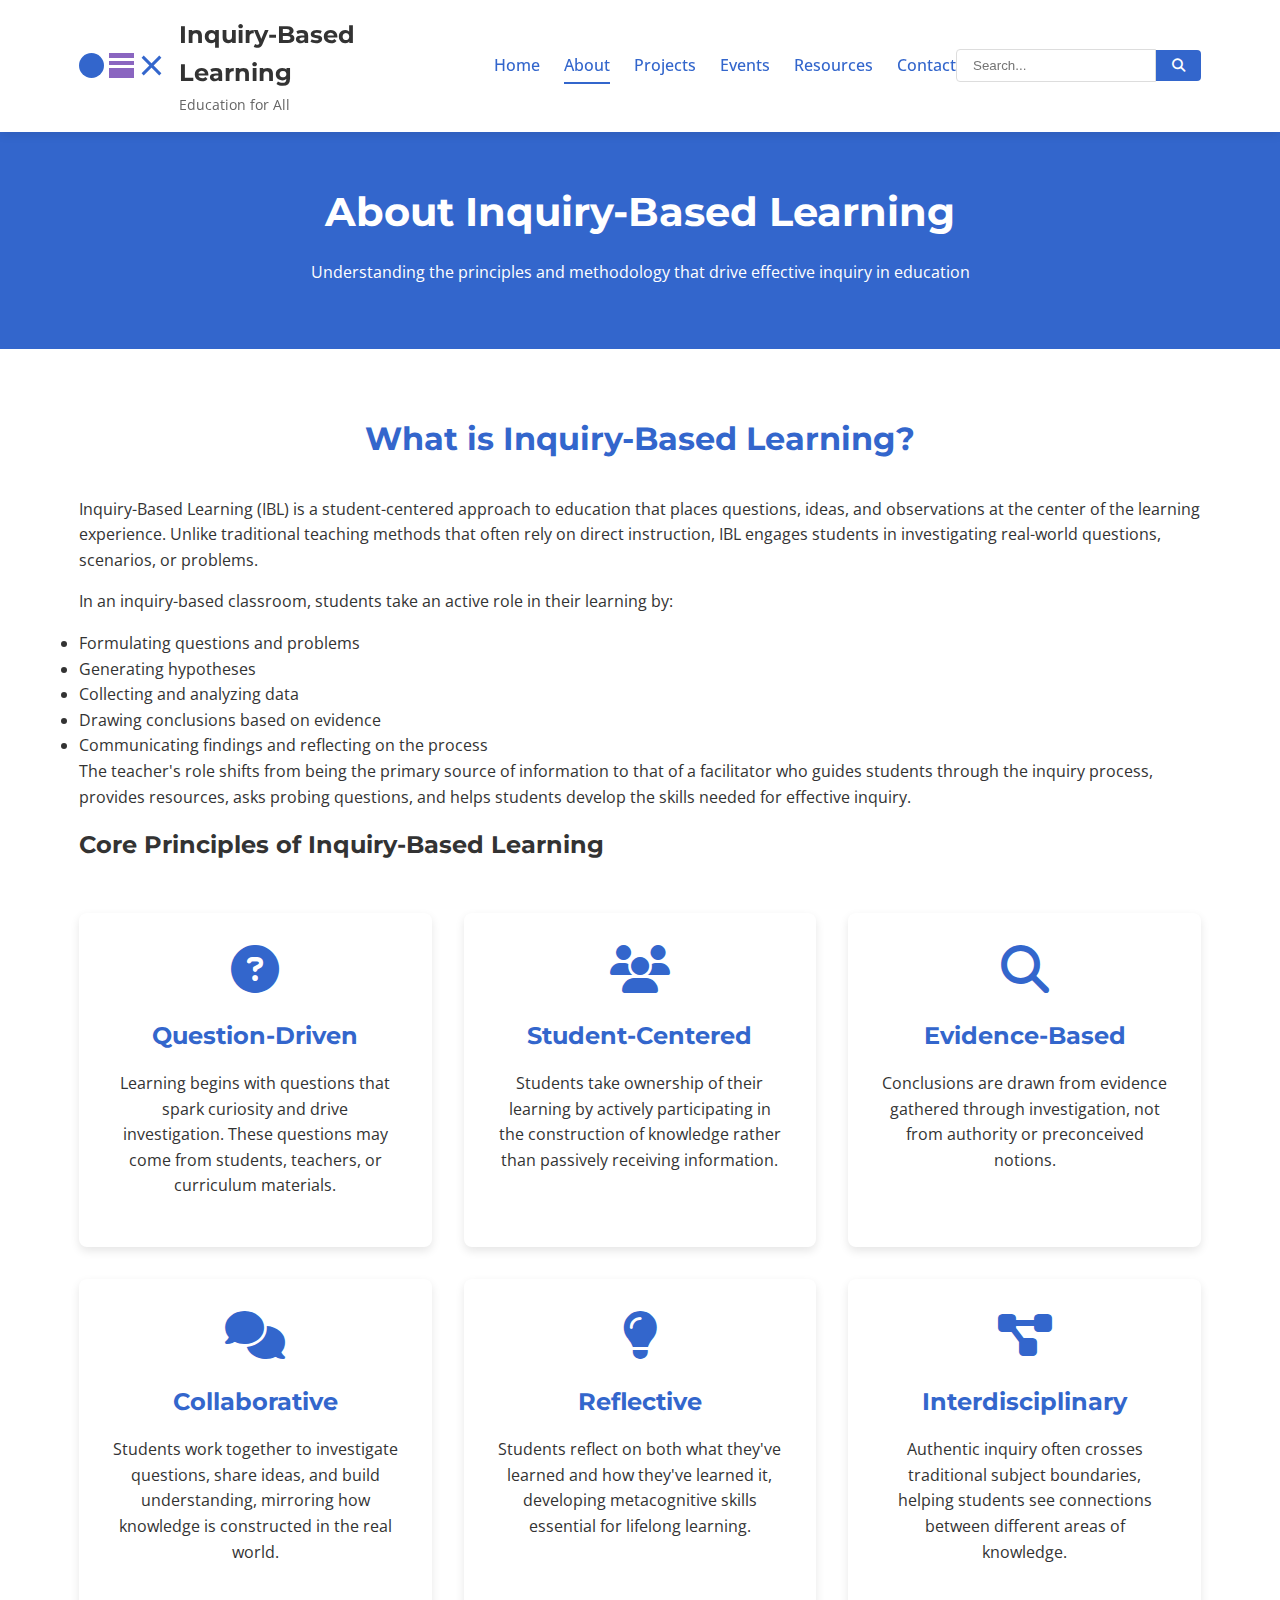
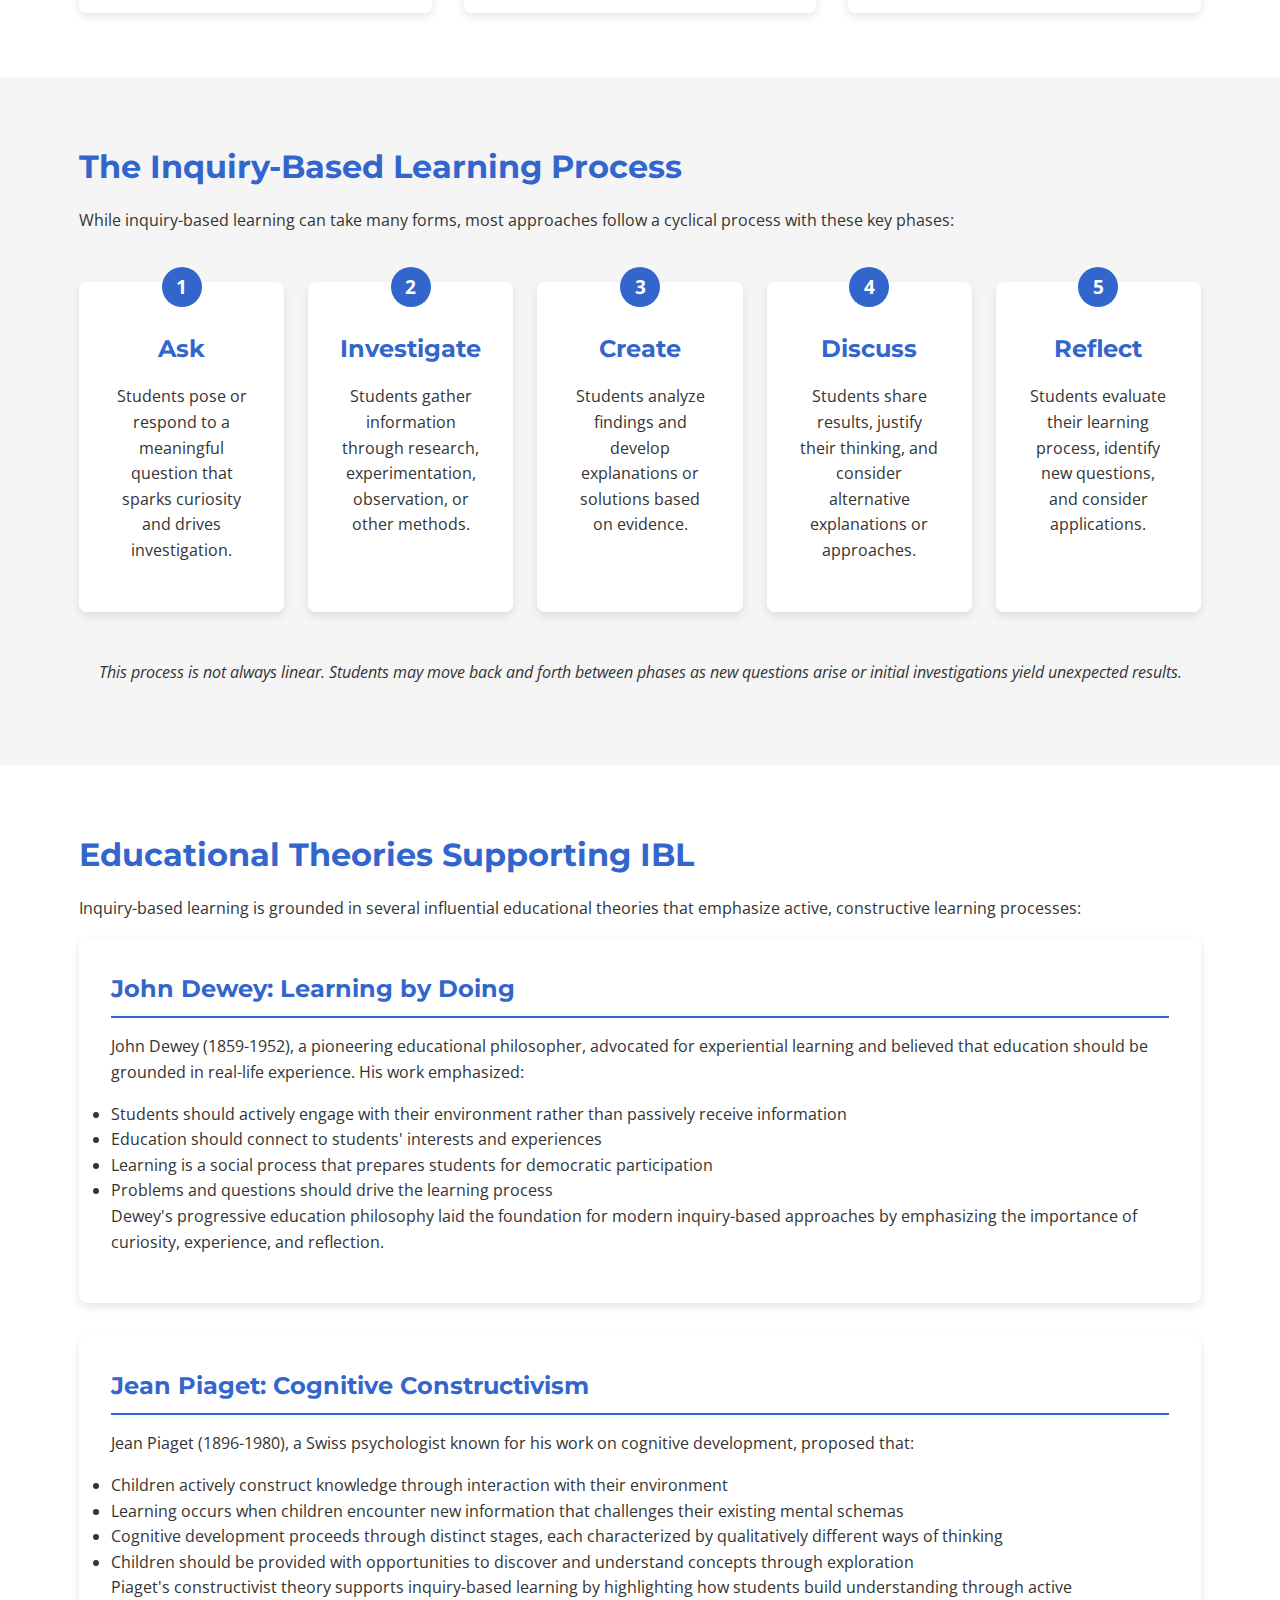
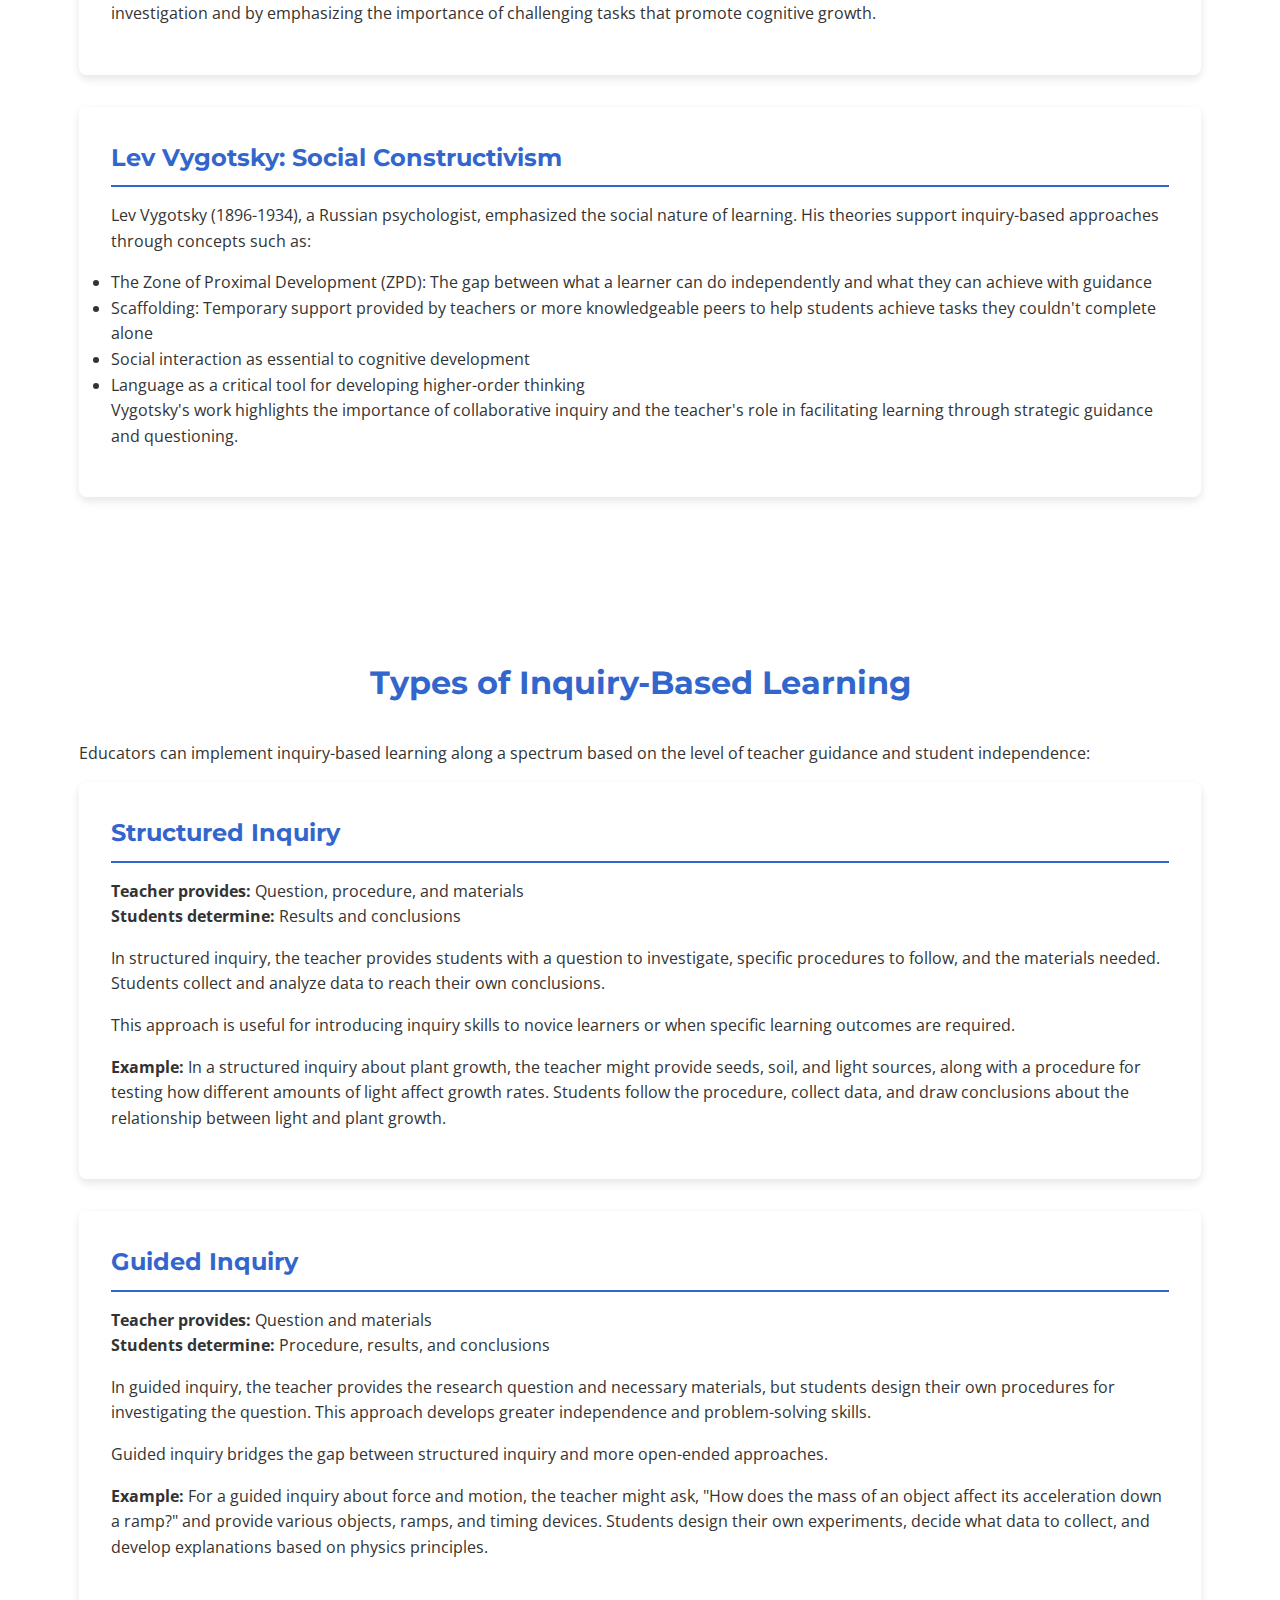
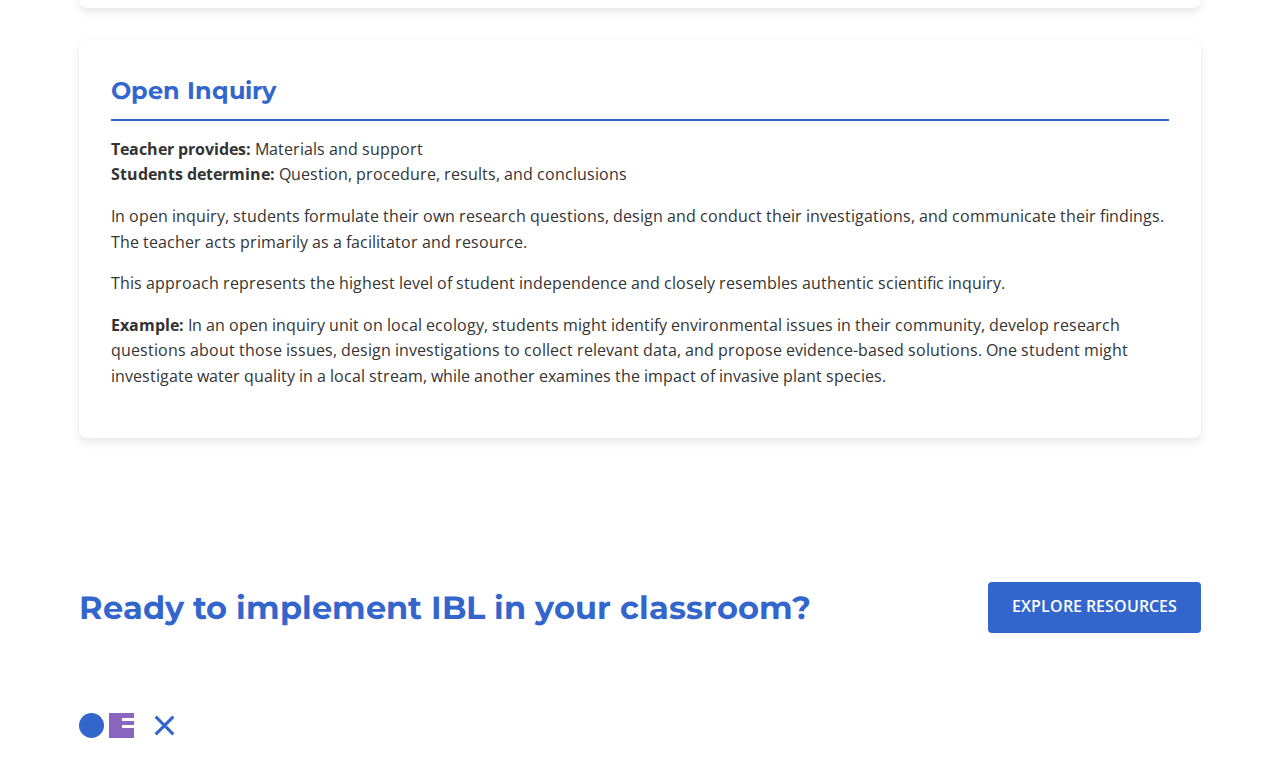
<file: about.html>
<!DOCTYPE html>
<html lang="en">
<head>
    <meta charset="UTF-8">
    <meta name="viewport" content="width=device-width, initial-scale=1.0">
    <title>About Inquiry-Based Learning | IBL Resources</title>
    <link rel="stylesheet" href="styles.css">
    <!-- Font Awesome for icons -->
    <link rel="stylesheet" href="https://cdnjs.cloudflare.com/ajax/libs/font-awesome/6.4.0/css/all.min.css">
    <!-- Google Fonts -->
    <link href="https://fonts.googleapis.com/css2?family=Montserrat:wght@400;500;600;700;800&family=Open+Sans:wght@300;400;500;600&display=swap" rel="stylesheet">
    <style>
        /* Additional styles for About page */
        .page-banner {
            background-color: var(--primary-blue);
            color: white;
            padding: 3rem 0;
            text-align: center;
        }
        
        .page-banner h1 {
            color: white;
            margin-bottom: 1rem;
        }
        
        .content-section {
            padding: 4rem 0;
        }
        
        .content-section h2 {
            margin-bottom: 2rem;
            text-align: center;
        }
        
        .content-grid {
            display: grid;
            grid-template-columns: repeat(auto-fill, minmax(300px, 1fr));
            gap: 2rem;
            margin-top: 3rem;
        }
        
        .ibl-principle {
            background-color: white;
            padding: 2rem;
            border-radius: 8px;
            box-shadow: 0 4px 10px rgba(0,0,0,0.1);
            text-align: center;
        }
        
        .ibl-principle i {
            font-size: 3rem;
            color: var(--primary-blue);
            margin-bottom: 1.5rem;
        }
        
        .ibl-principle h3 {
            margin-bottom: 1rem;
            color: var(--primary-blue);
        }
        
        .ibl-process {
            background-color: var(--background-light);
            padding: 4rem 0;
        }
        
        .process-steps {
            display: flex;
            flex-wrap: wrap;
            justify-content: center;
            gap: 1.5rem;
            margin-top: 3rem;
        }
        
        .process-step {
            flex: 1;
            min-width: 200px;
            max-width: 220px;
            background-color: white;
            padding: 2rem;
            border-radius: 8px;
            text-align: center;
            box-shadow: 0 4px 10px rgba(0,0,0,0.1);
            position: relative;
        }
        
        .step-number {
            position: absolute;
            top: -15px;
            left: 50%;
            transform: translateX(-50%);
            width: 40px;
            height: 40px;
            background-color: var(--primary-blue);
            color: white;
            font-weight: bold;
            border-radius: 50%;
            display: flex;
            align-items: center;
            justify-content: center;
            font-size: 1.2rem;
        }
        
        .process-step h3 {
            margin-top: 1rem;
            margin-bottom: 1rem;
            color: var(--primary-blue);
        }
        
        .theories-section {
            padding: 4rem 0;
        }
        
        .theory-card {
            background-color: white;
            padding: 2rem;
            border-radius: 8px;
            box-shadow: 0 4px 10px rgba(0,0,0,0.1);
            margin-bottom: 2rem;
        }
        
        .theory-card h3 {
            color: var(--primary-blue);
            margin-bottom: 1rem;
            border-bottom: 2px solid var(--primary-blue);
            padding-bottom: 0.5rem;
        }
    </style>
</head>
<body>
    <!-- Header (Same as homepage) -->
    <header>
        <div class="container">
            <div class="logo">
                <div class="logo-icon">
                    <span class="circle blue"></span>
                    <span class="bars purple"></span>
                    <span class="x-mark"></span>
                </div>
                <div class="logo-text">
                    <h1>Inquiry-Based Learning</h1>
                    <p>Education for All</p>
                </div>
            </div>
            <nav>
                <ul>
                    <li><a href="index.html">Home</a></li>
                    <li><a href="about.html" class="active">About</a></li>
                    <li><a href="projects.html">Projects</a></li>
                    <li><a href="events.html">Events</a></li>
                    <li><a href="resources.html">Resources</a></li>
                    <li><a href="contact.html">Contact</a></li>
                </ul>
            </nav>
            <div class="search-bar">
                <input type="text" placeholder="Search...">
                <button><i class="fas fa-search"></i></button>
            </div>
        </div>
    </header>

    <!-- Page Banner -->
    <section class="page-banner">
        <div class="container">
            <h1>About Inquiry-Based Learning</h1>
            <p>Understanding the principles and methodology that drive effective inquiry in education</p>
        </div>
    </section>

    <!-- Introduction -->
    <section class="content-section">
        <div class="container">
            <h2>What is Inquiry-Based Learning?</h2>
            <p>Inquiry-Based Learning (IBL) is a student-centered approach to education that places questions, ideas, and observations at the center of the learning experience. Unlike traditional teaching methods that often rely on direct instruction, IBL engages students in investigating real-world questions, scenarios, or problems.</p>
            
            <p>In an inquiry-based classroom, students take an active role in their learning by:</p>
            <ul>
                <li>Formulating questions and problems</li>
                <li>Generating hypotheses</li>
                <li>Collecting and analyzing data</li>
                <li>Drawing conclusions based on evidence</li>
                <li>Communicating findings and reflecting on the process</li>
            </ul>
            
            <p>The teacher's role shifts from being the primary source of information to that of a facilitator who guides students through the inquiry process, provides resources, asks probing questions, and helps students develop the skills needed for effective inquiry.</p>
            
            <h3>Core Principles of Inquiry-Based Learning</h3>
            <div class="content-grid">
                <div class="ibl-principle">
                    <i class="fas fa-question-circle"></i>
                    <h3>Question-Driven</h3>
                    <p>Learning begins with questions that spark curiosity and drive investigation. These questions may come from students, teachers, or curriculum materials.</p>
                </div>
                
                <div class="ibl-principle">
                    <i class="fas fa-users"></i>
                    <h3>Student-Centered</h3>
                    <p>Students take ownership of their learning by actively participating in the construction of knowledge rather than passively receiving information.</p>
                </div>
                
                <div class="ibl-principle">
                    <i class="fas fa-search"></i>
                    <h3>Evidence-Based</h3>
                    <p>Conclusions are drawn from evidence gathered through investigation, not from authority or preconceived notions.</p>
                </div>
                
                <div class="ibl-principle">
                    <i class="fas fa-comments"></i>
                    <h3>Collaborative</h3>
                    <p>Students work together to investigate questions, share ideas, and build understanding, mirroring how knowledge is constructed in the real world.</p>
                </div>
                
                <div class="ibl-principle">
                    <i class="fas fa-lightbulb"></i>
                    <h3>Reflective</h3>
                    <p>Students reflect on both what they've learned and how they've learned it, developing metacognitive skills essential for lifelong learning.</p>
                </div>
                
                <div class="ibl-principle">
                    <i class="fas fa-project-diagram"></i>
                    <h3>Interdisciplinary</h3>
                    <p>Authentic inquiry often crosses traditional subject boundaries, helping students see connections between different areas of knowledge.</p>
                </div>
            </div>
        </div>
    </section>

    <!-- The IBL Process -->
    <section class="ibl-process">
        <div class="container">
            <h2>The Inquiry-Based Learning Process</h2>
            <p>While inquiry-based learning can take many forms, most approaches follow a cyclical process with these key phases:</p>
            
            <div class="process-steps">
                <div class="process-step">
                    <div class="step-number">1</div>
                    <h3>Ask</h3>
                    <p>Students pose or respond to a meaningful question that sparks curiosity and drives investigation.</p>
                </div>
                
                <div class="process-step">
                    <div class="step-number">2</div>
                    <h3>Investigate</h3>
                    <p>Students gather information through research, experimentation, observation, or other methods.</p>
                </div>
                
                <div class="process-step">
                    <div class="step-number">3</div>
                    <h3>Create</h3>
                    <p>Students analyze findings and develop explanations or solutions based on evidence.</p>
                </div>
                
                <div class="process-step">
                    <div class="step-number">4</div>
                    <h3>Discuss</h3>
                    <p>Students share results, justify their thinking, and consider alternative explanations or approaches.</p>
                </div>
                
                <div class="process-step">
                    <div class="step-number">5</div>
                    <h3>Reflect</h3>
                    <p>Students evaluate their learning process, identify new questions, and consider applications.</p>
                </div>
            </div>
            
            <p style="text-align: center; margin-top: 3rem; font-style: italic;">This process is not always linear. Students may move back and forth between phases as new questions arise or initial investigations yield unexpected results.</p>
        </div>
    </section>

    <!-- Educational Theories -->
    <section class="theories-section">
        <div class="container">
            <h2>Educational Theories Supporting IBL</h2>
            <p>Inquiry-based learning is grounded in several influential educational theories that emphasize active, constructive learning processes:</p>
            
            <div class="theory-card">
                <h3>John Dewey: Learning by Doing</h3>
                <p>John Dewey (1859-1952), a pioneering educational philosopher, advocated for experiential learning and believed that education should be grounded in real-life experience. His work emphasized:</p>
                <ul>
                    <li>Students should actively engage with their environment rather than passively receive information</li>
                    <li>Education should connect to students' interests and experiences</li>
                    <li>Learning is a social process that prepares students for democratic participation</li>
                    <li>Problems and questions should drive the learning process</li>
                </ul>
                <p>Dewey's progressive education philosophy laid the foundation for modern inquiry-based approaches by emphasizing the importance of curiosity, experience, and reflection.</p>
            </div>
            
            <div class="theory-card">
                <h3>Jean Piaget: Cognitive Constructivism</h3>
                <p>Jean Piaget (1896-1980), a Swiss psychologist known for his work on cognitive development, proposed that:</p>
                <ul>
                    <li>Children actively construct knowledge through interaction with their environment</li>
                    <li>Learning occurs when children encounter new information that challenges their existing mental schemas</li>
                    <li>Cognitive development proceeds through distinct stages, each characterized by qualitatively different ways of thinking</li>
                    <li>Children should be provided with opportunities to discover and understand concepts through exploration</li>
                </ul>
                <p>Piaget's constructivist theory supports inquiry-based learning by highlighting how students build understanding through active investigation and by emphasizing the importance of challenging tasks that promote cognitive growth.</p>
            </div>
            
            <div class="theory-card">
                <h3>Lev Vygotsky: Social Constructivism</h3>
                <p>Lev Vygotsky (1896-1934), a Russian psychologist, emphasized the social nature of learning. His theories support inquiry-based approaches through concepts such as:</p>
                <ul>
                    <li>The Zone of Proximal Development (ZPD): The gap between what a learner can do independently and what they can achieve with guidance</li>
                    <li>Scaffolding: Temporary support provided by teachers or more knowledgeable peers to help students achieve tasks they couldn't complete alone</li>
                    <li>Social interaction as essential to cognitive development</li>
                    <li>Language as a critical tool for developing higher-order thinking</li>
                </ul>
                <p>Vygotsky's work highlights the importance of collaborative inquiry and the teacher's role in facilitating learning through strategic guidance and questioning.</p>
            </div>
        </div>
    </section>

    <!-- Types of Inquiry -->
    <section class="content-section">
        <div class="container">
            <h2>Types of Inquiry-Based Learning</h2>
            <p>Educators can implement inquiry-based learning along a spectrum based on the level of teacher guidance and student independence:</p>
            
            <div class="theory-card">
                <h3>Structured Inquiry</h3>
                <p><strong>Teacher provides:</strong> Question, procedure, and materials<br>
                <strong>Students determine:</strong> Results and conclusions</p>
                <p>In structured inquiry, the teacher provides students with a question to investigate, specific procedures to follow, and the materials needed. Students collect and analyze data to reach their own conclusions.</p>
                <p>This approach is useful for introducing inquiry skills to novice learners or when specific learning outcomes are required.</p>
                <p><strong>Example:</strong> In a structured inquiry about plant growth, the teacher might provide seeds, soil, and light sources, along with a procedure for testing how different amounts of light affect growth rates. Students follow the procedure, collect data, and draw conclusions about the relationship between light and plant growth.</p>
            </div>
            
            <div class="theory-card">
                <h3>Guided Inquiry</h3>
                <p><strong>Teacher provides:</strong> Question and materials<br>
                <strong>Students determine:</strong> Procedure, results, and conclusions</p>
                <p>In guided inquiry, the teacher provides the research question and necessary materials, but students design their own procedures for investigating the question. This approach develops greater independence and problem-solving skills.</p>
                <p>Guided inquiry bridges the gap between structured inquiry and more open-ended approaches.</p>
                <p><strong>Example:</strong> For a guided inquiry about force and motion, the teacher might ask, "How does the mass of an object affect its acceleration down a ramp?" and provide various objects, ramps, and timing devices. Students design their own experiments, decide what data to collect, and develop explanations based on physics principles.</p>
            </div>
            
            <div class="theory-card">
                <h3>Open Inquiry</h3>
                <p><strong>Teacher provides:</strong> Materials and support<br>
                <strong>Students determine:</strong> Question, procedure, results, and conclusions</p>
                <p>In open inquiry, students formulate their own research questions, design and conduct their investigations, and communicate their findings. The teacher acts primarily as a facilitator and resource.</p>
                <p>This approach represents the highest level of student independence and closely resembles authentic scientific inquiry.</p>
                <p><strong>Example:</strong> In an open inquiry unit on local ecology, students might identify environmental issues in their community, develop research questions about those issues, design investigations to collect relevant data, and propose evidence-based solutions. One student might investigate water quality in a local stream, while another examines the impact of invasive plant species.</p>
            </div>
        </div>
    </section>

    <!-- Contact/CTA Section -->
    <section class="cta-banner">
        <div class="container">
            <div class="cta-content">
                <h2>Ready to implement IBL in your classroom?</h2>
                <a href="resources.html" class="btn">EXPLORE RESOURCES</a>
            </div>
        </div>
    </section>

    <!-- Footer (Same as homepage) -->
    <footer>
        <div class="container">
            <div class="logo-icon">
                <span class="circle blue"></span>
                <span class="bars purple"></span>
                <span class="x-mark"></span>
            </div>
        </div>
    </footer>

    <script src="script.js"></script>
</body>
</html>
</file>
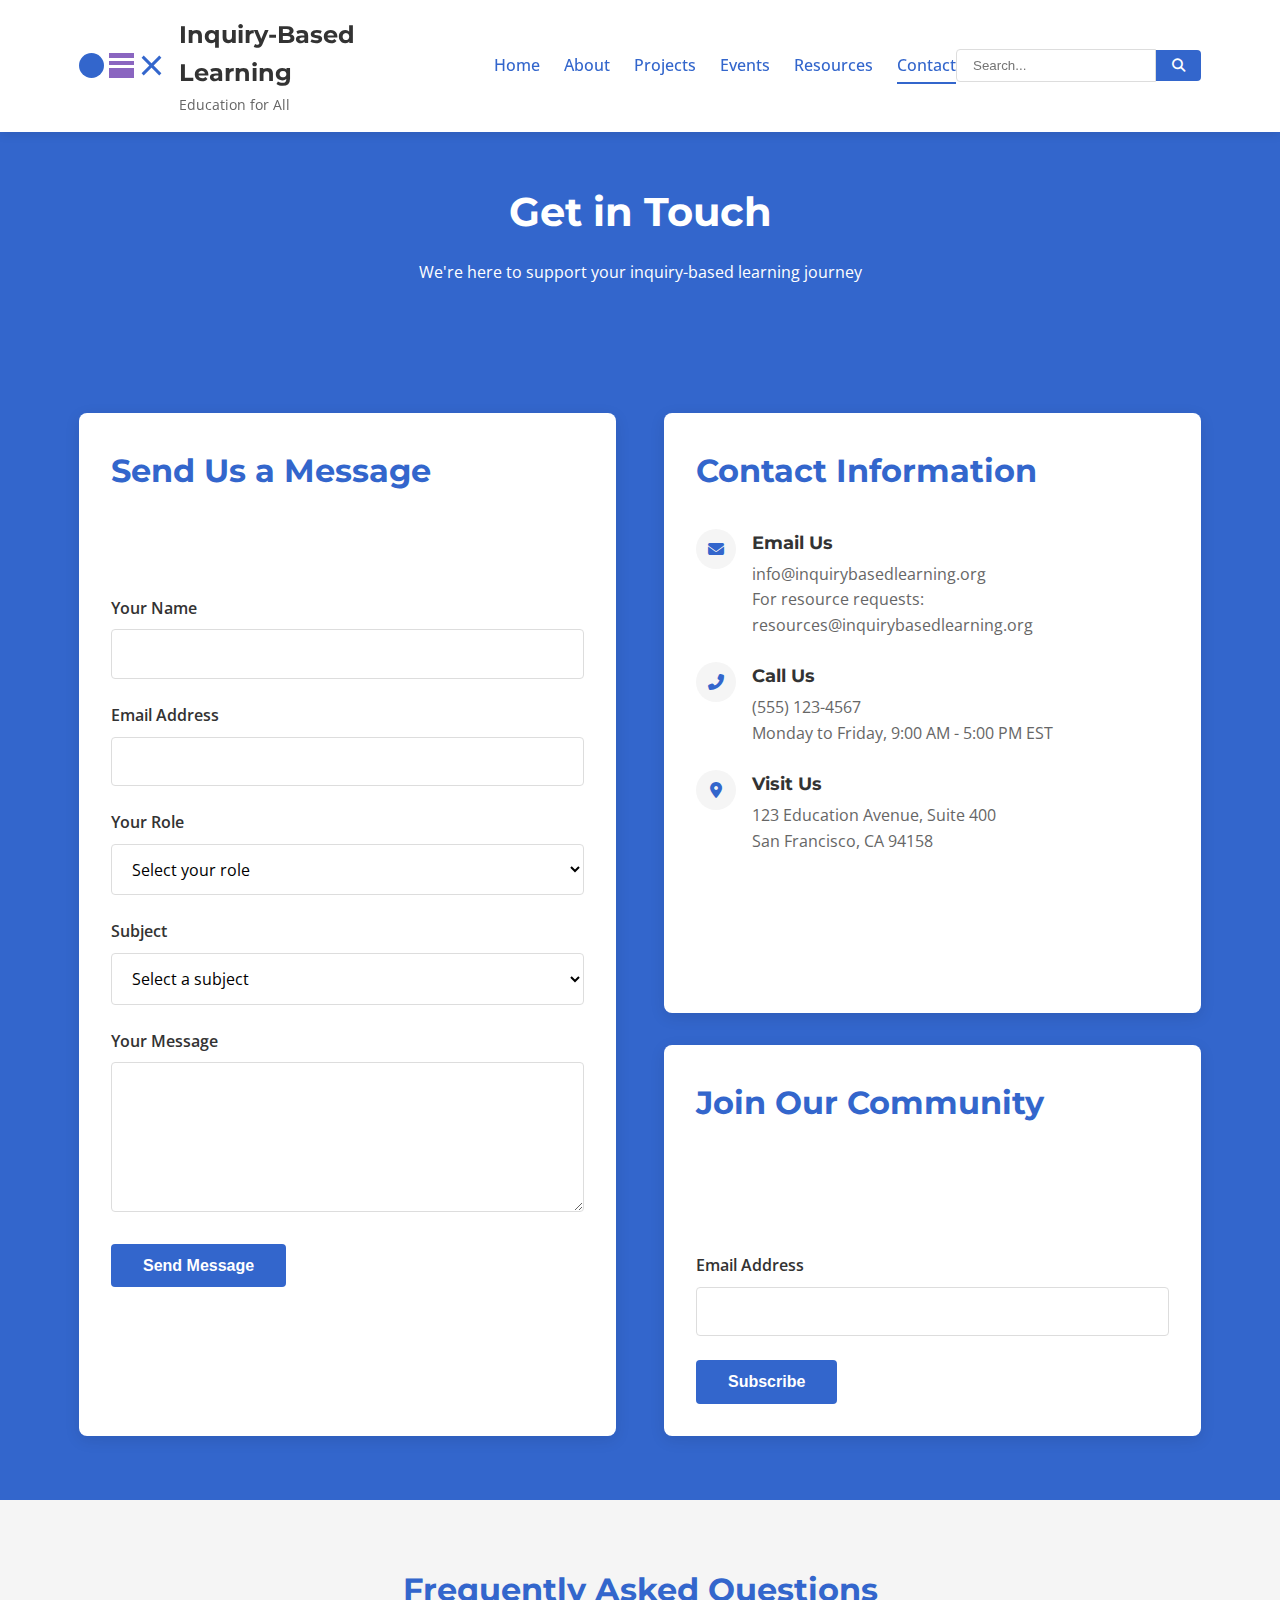
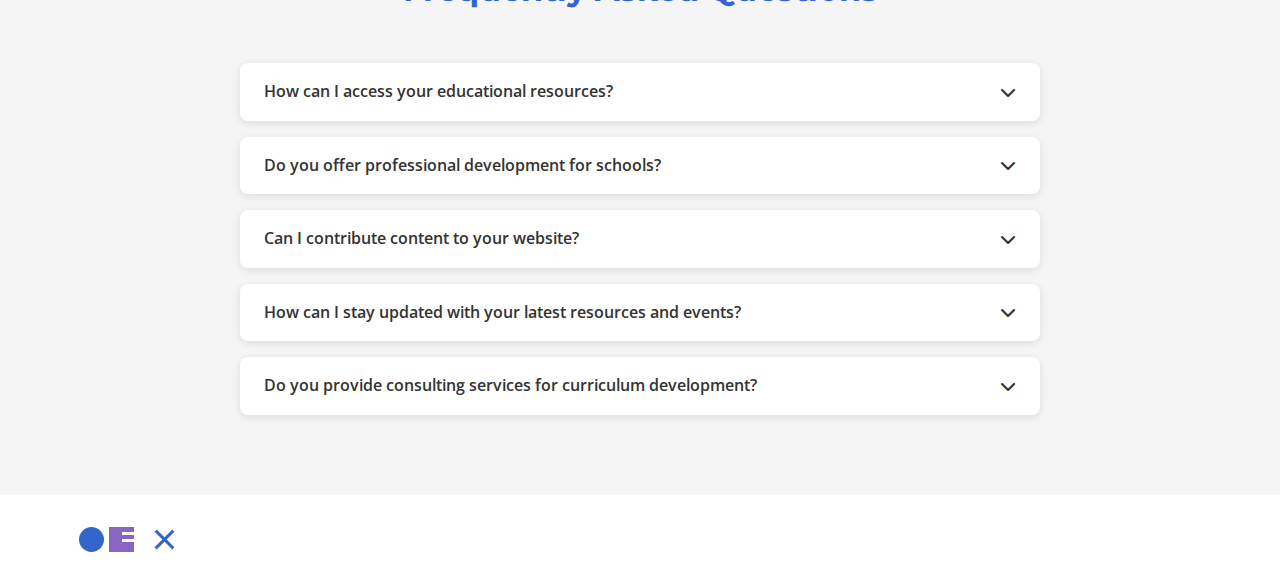
<file: contact.html>
<!DOCTYPE html>
<html lang="en">
<head>
    <meta charset="UTF-8">
    <meta name="viewport" content="width=device-width, initial-scale=1.0">
    <title>Contact Us | Inquiry-Based Learning Resources</title>
    <link rel="stylesheet" href="styles.css">
    <!-- Font Awesome for icons -->
    <link rel="stylesheet" href="https://cdnjs.cloudflare.com/ajax/libs/font-awesome/6.4.0/css/all.min.css">
    <!-- Google Fonts -->
    <link href="https://fonts.googleapis.com/css2?family=Montserrat:wght@400;500;600;700;800&family=Open+Sans:wght@300;400;500;600&display=swap" rel="stylesheet">
    <style>
        /* Additional styles for Contact page */
        .page-banner {
            background-color: var(--primary-blue);
            color: white;
            padding: 3rem 0;
            text-align: center;
        }
        
        .page-banner h1 {
            color: white;
            margin-bottom: 1rem;
        }
        
        .contact-section {
            padding: 4rem 0;
        }
        
        .contact-container {
            display: grid;
            grid-template-columns: 1fr 1fr;
            gap: 3rem;
        }
        
        @media (max-width: 992px) {
            .contact-container {
                grid-template-columns: 1fr;
            }
        }
        
        .contact-form-container {
            background-color: white;
            border-radius: 8px;
            box-shadow: 0 4px 15px rgba(0,0,0,0.1);
            padding: 2rem;
        }
        
        .contact-form-heading {
            margin-bottom: 2rem;
        }
        
        .form-group {
            margin-bottom: 1.5rem;
        }
        
        .form-group label {
            display: block;
            margin-bottom: 0.5rem;
            font-weight: 600;
            color: var(--text-dark);
        }
        
        .form-input,
        .form-textarea,
        .form-select {
            width: 100%;
            padding: 0.8rem 1rem;
            border: 1px solid #ddd;
            border-radius: 4px;
            font-family: 'Open Sans', sans-serif;
            font-size: 1rem;
        }
        
        .form-textarea {
            min-height: 150px;
            resize: vertical;
        }
        
        .form-select {
            background-color: white;
        }
        
        .form-input:focus,
        .form-textarea:focus,
        .form-select:focus {
            outline: none;
            border-color: var(--primary-blue);
            box-shadow: 0 0 0 3px rgba(51, 102, 204, 0.2);
        }
        
        .form-submit {
            background-color: var(--primary-blue);
            color: white;
            border: none;
            padding: 0.8rem 2rem;
            border-radius: 4px;
            font-weight: 600;
            cursor: pointer;
            transition: all 0.3s ease;
            font-size: 1rem;
        }
        
        .form-submit:hover {
            background-color: var(--hover-blue);
            transform: translateY(-2px);
        }
        
        .contact-info {
            display: flex;
            flex-direction: column;
            justify-content: space-between;
        }
        
        .contact-info-card {
            background-color: white;
            border-radius: 8px;
            box-shadow: 0 4px 15px rgba(0,0,0,0.1);
            padding: 2rem;
            margin-bottom: 2rem;
        }
        
        .contact-info-card:last-child {
            margin-bottom: 0;
        }
        
        .contact-info-heading {
            margin-bottom: 2rem;
            color: var(--primary-blue);
        }
        
        .contact-method {
            display: flex;
            align-items: flex-start;
            margin-bottom: 1.5rem;
        }
        
        .contact-method:last-child {
            margin-bottom: 0;
        }
        
        .contact-icon {
            width: 40px;
            height: 40px;
            background-color: var(--background-light);
            color: var(--primary-blue);
            border-radius: 50%;
            display: flex;
            justify-content: center;
            align-items: center;
            margin-right: 1rem;
            flex-shrink: 0;
        }
        
        .contact-text h3 {
            font-size: 1.1rem;
            margin-bottom: 0.3rem;
            color: var(--text-dark);
        }
        
        .contact-text p {
            color: var(--text-light);
            margin-bottom: 0;
        }
        
        .social-connections {
            margin-top: 2rem;
        }
        
        .social-heading {
            margin-bottom: 1rem;
        }
        
        .social-icons {
            display: flex;
            gap: 1rem;
        }
        
        .social-icon {
            width: 40px;
            height: 40px;
            background-color: var(--background-light);
            color: var(--primary-blue);
            border-radius: 50%;
            display: flex;
            justify-content: center;
            align-items: center;
            transition: all 0.3s ease;
        }
        
        .social-icon:hover {
            background-color: var(--primary-blue);
            color: white;
            transform: translateY(-3px);
        }
        
        .faq-section {
            background-color: var(--background-light);
            padding: 4rem 0;
        }
        
        .faq-container {
            max-width: 800px;
            margin: 0 auto;
        }
        
        .faq-item {
            background-color: white;
            border-radius: 8px;
            box-shadow: 0 2px 8px rgba(0,0,0,0.1);
            margin-bottom: 1rem;
            overflow: hidden;
        }
        
        .faq-question {
            padding: 1rem 1.5rem;
            cursor: pointer;
            display: flex;
            justify-content: space-between;
            align-items: center;
            font-weight: 600;
        }
        
        .faq-question i {
            transition: transform 0.3s ease;
        }
        
        .faq-answer {
            padding: 0 1.5rem;
            max-height: 0;
            overflow: hidden;
            transition: max-height 0.3s ease, padding 0.3s ease;
        }
        
        .faq-answer-content {
            padding-bottom: 1.5rem;
        }
        
        .faq-item.active .faq-question i {
            transform: rotate(180deg);
        }
        
        .faq-item.active .faq-answer {
            max-height: 500px;
            padding-top: 0.5rem;
        }
    </style>
</head>
<body>
    <!-- Header (Same as homepage) -->
    <header>
        <div class="container">
            <div class="logo">
                <div class="logo-icon">
                    <span class="circle blue"></span>
                    <span class="bars purple"></span>
                    <span class="x-mark"></span>
                </div>
                <div class="logo-text">
                    <h1>Inquiry-Based Learning</h1>
                    <p>Education for All</p>
                </div>
            </div>
            <nav>
                <ul>
                    <li><a href="index.html">Home</a></li>
                    <li><a href="about.html">About</a></li>
                    <li><a href="projects.html">Projects</a></li>
                    <li><a href="events.html">Events</a></li>
                    <li><a href="resources.html">Resources</a></li>
                    <li><a href="contact.html" class="active">Contact</a></li>
                </ul>
            </nav>
            <div class="search-bar">
                <input type="text" placeholder="Search...">
                <button><i class="fas fa-search"></i></button>
            </div>
        </div>
    </header>

    <!-- Page Banner -->
    <section class="page-banner">
        <div class="container">
            <h1>Get in Touch</h1>
            <p>We're here to support your inquiry-based learning journey</p>
        </div>
    </section>

    <!-- Contact Form & Info Section -->
    <section class="contact-section">
        <div class="container">
            <div class="contact-container">
                <div class="contact-form-container">
                    <div class="contact-form-heading">
                        <h2>Send Us a Message</h2>
                        <p>Have questions about inquiry-based learning or need support implementing IBL in your classroom? We're here to help.</p>
                    </div>
                    
                    <form class="contact-form">
                        <div class="form-group">
                            <label for="name">Your Name</label>
                            <input type="text" id="name" class="form-input" required>
                        </div>
                        
                        <div class="form-group">
                            <label for="email">Email Address</label>
                            <input type="email" id="email" class="form-input" required>
                        </div>
                        
                        <div class="form-group">
                            <label for="role">Your Role</label>
                            <select id="role" class="form-select">
                                <option value="" selected disabled>Select your role</option>
                                <option value="teacher">Teacher</option>
                                <option value="administrator">School Administrator</option>
                                <option value="curriculum">Curriculum Developer</option>
                                <option value="student">Student</option>
                                <option value="parent">Parent</option>
                                <option value="researcher">Researcher</option>
                                <option value="other">Other</option>
                            </select>
                        </div>
                        
                        <div class="form-group">
                            <label for="subject">Subject</label>
                            <select id="subject" class="form-select">
                                <option value="" selected disabled>Select a subject</option>
                                <option value="general-inquiry">General Inquiry</option>
                                <option value="resources">Resource Request</option>
                                <option value="workshop">Workshop or Event Information</option>
                                <option value="collaboration">Collaboration Opportunity</option>
                                <option value="feedback">Website Feedback</option>
                                <option value="other">Other</option>
                            </select>
                        </div>
                        
                        <div class="form-group">
                            <label for="message">Your Message</label>
                            <textarea id="message" class="form-textarea" required></textarea>
                        </div>
                        
                        <button type="submit" class="form-submit">Send Message</button>
                    </form>
                </div>
                
                <div class="contact-info">
                    <div class="contact-info-card">
                        <h2 class="contact-info-heading">Contact Information</h2>
                        
                        <div class="contact-method">
                            <div class="contact-icon">
                                <i class="fas fa-envelope"></i>
                            </div>
                            <div class="contact-text">
                                <h3>Email Us</h3>
                                <p>info@inquirybasedlearning.org</p>
                                <p>For resource requests: resources@inquirybasedlearning.org</p>
                            </div>
                        </div>
                        
                        <div class="contact-method">
                            <div class="contact-icon">
                                <i class="fas fa-phone-alt"></i>
                            </div>
                            <div class="contact-text">
                                <h3>Call Us</h3>
                                <p>(555) 123-4567</p>
                                <p>Monday to Friday, 9:00 AM - 5:00 PM EST</p>
                            </div>
                        </div>
                        
                        <div class="contact-method">
                            <div class="contact-icon">
                                <i class="fas fa-map-marker-alt"></i>
                            </div>
                            <div class="contact-text">
                                <h3>Visit Us</h3>
                                <p>123 Education Avenue, Suite 400<br>San Francisco, CA 94158</p>
                            </div>
                        </div>
                        
                        <div class="social-connections">
                            <h3 class="social-heading">Connect With Us</h3>
                            <div class="social-icons">
                                <a href="#" class="social-icon"><i class="fab fa-twitter"></i></a>
                                <a href="#" class="social-icon"><i class="fab fa-facebook-f"></i></a>
                                <a href="#" class="social-icon"><i class="fab fa-instagram"></i></a>
                                <a href="#" class="social-icon"><i class="fab fa-youtube"></i></a>
                                <a href="#" class="social-icon"><i class="fab fa-linkedin-in"></i></a>
                            </div>
                        </div>
                    </div>
                    
                    <div class="contact-info-card">
                        <h2 class="contact-info-heading">Join Our Community</h2>
                        <p>Subscribe to our newsletter to receive the latest resources, research, and event information related to inquiry-based learning.</p>
                        
                        <form class="newsletter-form">
                            <div class="form-group">
                                <label for="newsletter-email">Email Address</label>
                                <input type="email" id="newsletter-email" class="form-input" required>
                            </div>
                            
                            <button type="submit" class="form-submit">Subscribe</button>
                        </form>
                    </div>
                </div>
            </div>
        </div>
    </section>

    <!-- FAQ Section -->
    <section class="faq-section">
        <div class="container">
            <h2 style="text-align: center; margin-bottom: 3rem;">Frequently Asked Questions</h2>
            
            <div class="faq-container">
                <div class="faq-item">
                    <div class="faq-question">
                        <span>How can I access your educational resources?</span>
                        <i class="fas fa-chevron-down"></i>
                    </div>
                    <div class="faq-answer">
                        <div class="faq-answer-content">
                            <p>All of our educational resources are available on the Resources page of our website. Most resources are freely available for download, while some premium resources may require creating a free account. Teachers can access lesson plans, assessment tools, and other educational materials by browsing the relevant categories.</p>
                        </div>
                    </div>
                </div>
                
                <div class="faq-item">
                    <div class="faq-question">
                        <span>Do you offer professional development for schools?</span>
                        <i class="fas fa-chevron-down"></i>
                    </div>
                    <div class="faq-answer">
                        <div class="faq-answer-content">
                            <p>Yes, we offer customized professional development workshops and ongoing support for schools interested in implementing inquiry-based learning approaches. Our expert facilitators work with your team to design PD experiences that address your specific context and needs. Contact us at workshops@inquirybasedlearning.org for more information or to schedule a consultation.</p>
                        </div>
                    </div>
                </div>
                
                <div class="faq-item">
                    <div class="faq-question">
                        <span>Can I contribute content to your website?</span>
                        <i class="fas fa-chevron-down"></i>
                    </div>
                    <div class="faq-answer">
                        <div class="faq-answer-content">
                            <p>Absolutely! We welcome contributions from educators who have developed effective inquiry-based learning resources or who would like to share their implementation experiences. To submit content for consideration, please use the contact form and select "Collaboration Opportunity" as the subject. Our editorial team will review your submission and follow up with you.</p>
                        </div>
                    </div>
                </div>
                
                <div class="faq-item">
                    <div class="faq-question">
                        <span>How can I stay updated with your latest resources and events?</span>
                        <i class="fas fa-chevron-down"></i>
                    </div>
                    <div class="faq-answer">
                        <div class="faq-answer-content">
                            <p>There are several ways to stay connected:</p>
                            <ul>
                                <li>Subscribe to our monthly newsletter using the form in the contact section</li>
                                <li>Follow us on social media for regular updates and tips</li>
                                <li>Check our Events page regularly for upcoming workshops and webinars</li>
                                <li>Create an account on our website to receive notifications when new resources are added</li>
                            </ul>
                        </div>
                    </div>
                </div>
                
                <div class="faq-item">
                    <div class="faq-question">
                        <span>Do you provide consulting services for curriculum development?</span>
                        <i class="fas fa-chevron-down"></i>
                    </div>
                    <div class="faq-answer">
                        <div class="faq-answer-content">
                            <p>Yes, our team of educational consultants provides curriculum development services for schools and districts looking to integrate inquiry-based approaches into their existing curriculum. We can help align inquiry-based learning with your standards and educational goals. For more information about our consulting services, please contact us at consulting@inquirybasedlearning.org.</p>
                        </div>
                    </div>
                </div>
            </div>
        </div>
    </section>

    <!-- Footer (Same as homepage) -->
    <footer>
        <div class="container">
            <div class="logo-icon">
                <span class="circle blue"></span>
                <span class="bars purple"></span>
                <span class="x-mark"></span>
            </div>
        </div>
    </footer>

    <script src="script.js"></script>
    <script>
        document.addEventListener('DOMContentLoaded', function() {
            // Form submission handler
            const contactForm = document.querySelector('.contact-form');
            const newsletterForm = document.querySelector('.newsletter-form');
            
            if (contactForm) {
                contactForm.addEventListener('submit', function(e) {
                    e.preventDefault();
                    
                    // In a real implementation, you would send the form data to a server
                    // For demo purposes, we'll just show a success message
                    
                    const formContent = this.innerHTML;
                    this.innerHTML = `
                        <div style="text-align: center; padding: 2rem 0;">
                            <i class="fas fa-check-circle" style="font-size: 3rem; color: green; margin-bottom: 1rem;"></i>
                            <h3>Message Sent Successfully!</h3>
                            <p>Thank you for contacting us. We'll respond to your inquiry as soon as possible.</p>
                        </div>
                    `;
                    
                    // Reset form after 5 seconds (for demo purposes)
                    setTimeout(() => {
                        this.innerHTML = formContent;
                    }, 5000);
                });
            }
            
            if (newsletterForm) {
                newsletterForm.addEventListener('submit', function(e) {
                    e.preventDefault();
                    
                    const formContent = this.innerHTML;
                    this.innerHTML = `
                        <div style="text-align: center; padding: 1rem 0;">
                            <i class="fas fa-check-circle" style="font-size: 2rem; color: green; margin-bottom: 0.5rem;"></i>
                            <h3>Subscription Successful!</h3>
                            <p>You've been added to our newsletter list.</p>
                        </div>
                    `;
                    
                    // Reset form after 5 seconds (for demo purposes)
                    setTimeout(() => {
                        this.innerHTML = formContent;
                    }, 5000);
                });
            }
            
            // FAQ accordion functionality
            const faqItems = document.querySelectorAll('.faq-item');
            
            faqItems.forEach(item => {
                const question = item.querySelector('.faq-question');
                
                question.addEventListener('click', () => {
                    // Close all other items
                    faqItems.forEach(otherItem => {
                        if (otherItem !== item && otherItem.classList.contains('active')) {
                            otherItem.classList.remove('active');
                        }
                    });
                    
                    // Toggle current item
                    item.classList.toggle('active');
                });
            });
        });
    </script>
</body>
</html>
</file>
<file: styles.css>
/* 
  Main CSS for Inquiry-Based Learning Website
  Based on provided template screenshots
  UPDATED: Fixed image paths
*/

/* ----- Base Styles ----- */
* {
    margin: 0;
    padding: 0;
    box-sizing: border-box;
}

:root {
    --primary-blue: #3366CC;
    --hover-blue: #2855A8;
    --accent-purple: #8A65C0;
    --light-purple: #B8A9C9;
    --text-dark: #333333;
    --text-light: #666666;
    --background-light: #F5F5F5;
    --white: #FFFFFF;
}

body {
    font-family: 'Open Sans', sans-serif;
    color: var(--text-dark);
    line-height: 1.6;
    background-color: var(--white);
}

h1, h2, h3, h4, h5, h6 {
    font-family: 'Montserrat', sans-serif;
    font-weight: 700;
    margin-bottom: 1rem;
}

h1 {
    font-size: 2.5rem;
}

h2 {
    font-size: 2rem;
    color: var(--primary-blue);
}

h3 {
    font-size: 1.5rem;
}

p {
    margin-bottom: 1rem;
}

a {
    text-decoration: none;
    color: var(--primary-blue);
    transition: all 0.3s ease;
}

a:hover {
    color: var(--hover-blue);
}

.container {
    width: 90%;
    max-width: 1200px;
    margin: 0 auto;
    padding: 0 15px;
}

.btn {
    display: inline-block;
    padding: 0.8rem 1.5rem;
    background-color: var(--primary-blue);
    color: var(--white);
    text-transform: uppercase;
    font-weight: 600;
    border-radius: 4px;
    transition: all 0.3s ease;
}

.btn:hover {
    background-color: var(--hover-blue);
    color: var(--white);
    transform: translateY(-2px);
}

.text-link {
    font-weight: 600;
    display: inline-block;
    margin-top: 1rem;
}

.text-link:after {
    content: " >";
}

.purple-text {
    color: var(--accent-purple);
}

.purple-text:hover {
    color: var(--light-purple);
}

section {
    padding: 4rem 0;
}

/* ----- Header ----- */
header {
    background-color: var(--white);
    box-shadow: 0 2px 10px rgba(0, 0, 0, 0.1);
    padding: 1rem 0;
    position: sticky;
    top: 0;
    z-index: 100;
}

header .container {
    display: flex;
    justify-content: space-between;
    align-items: center;
}

.logo {
    display: flex;
    align-items: center;
}

.logo-icon {
    display: flex;
    align-items: center;
    margin-right: 15px;
}

.circle {
    width: 25px;
    height: 25px;
    border-radius: 50%;
    background-color: var(--primary-blue);
    margin-right: 5px;
}

.bars {
    width: 25px;
    height: 25px;
    background-color: var(--accent-purple);
    position: relative;
    margin-right: 5px;
}

.bars:before {
    content: "";
    position: absolute;
    width: 100%;
    height: 3px;
    background-color: var(--white);
    top: 5px;
}

.bars:after {
    content: "";
    position: absolute;
    width: 100%;
    height: 3px;
    background-color: var(--white);
    top: 12px;
}

.x-mark {
    position: relative;
    width: 25px;
    height: 25px;
}

.x-mark:before, .x-mark:after {
    content: "";
    position: absolute;
    width: 100%;
    height: 3px;
    background-color: var(--primary-blue);
    top: 11px;
}

.x-mark:before {
    transform: rotate(45deg);
}

.x-mark:after {
    transform: rotate(-45deg);
}

.logo-text h1 {
    font-size: 1.5rem;
    margin-bottom: 0;
}

.logo-text p {
    font-size: 0.9rem;
    color: var(--text-light);
    margin-bottom: 0;
}

nav ul {
    display: flex;
    list-style: none;
}

nav ul li {
    margin-left: 1.5rem;
}

nav ul li a {
    font-weight: 500;
    position: relative;
    padding: 0.5rem 0;
}

nav ul li a:after {
    content: '';
    position: absolute;
    width: 0;
    height: 2px;
    background-color: var(--primary-blue);
    bottom: 0;
    left: 0;
    transition: width 0.3s ease;
}

nav ul li a:hover:after,
nav ul li a.active:after {
    width: 100%;
}

.search-bar {
    display: flex;
    align-items: center;
}

.search-bar input {
    padding: 0.5rem 1rem;
    border: 1px solid #ddd;
    border-radius: 4px 0 0 4px;
    width: 200px;
}

.search-bar button {
    background-color: var(--primary-blue);
    color: var(--white);
    border: none;
    padding: 0.5rem 1rem;
    border-radius: 0 4px 4px 0;
    cursor: pointer;
}

/* ----- Hero Section ----- */
.hero {
    background-image: linear-gradient(rgba(0, 0, 0, 0.5), rgba(0, 0, 0, 0.5)), url('images/hero-bg.jpg');
    background-size: cover;
    background-position: center;
    color: var(--white);
    text-align: center;
    padding: 8rem 0;
    position: relative;
    background-color: var(--primary-blue); /* Fallback color if image isn't available */
}

.hero-content {
    max-width: 900px;
    margin: 0 auto;
}

.hero-content h1 {
    font-size: 2.8rem;
    line-height: 1.2;
    margin-bottom: 0.5rem;
}

.hero-highlight {
    font-size: 3.5rem;
    margin-top: 0;
}

/* ----- CTA Banner ----- */
.cta-banner {
    background-color: var(--white);
    padding: 3rem 0;
}

.cta-content {
    display: flex;
    justify-content: space-between;
    align-items: center;
}

.cta-content h2 {
    font-size: 2rem;
    margin-bottom: 0;
    color: var(--primary-blue);
}

/* ----- Two Column Sections ----- */
.two-column {
    display: flex;
    gap: 2rem;
}

.column {
    flex: 1;
    position: relative;
    min-height: 400px;
}

.image-background {
    position: absolute;
    top: 0;
    left: 0;
    right: 0;
    bottom: 0;
    background-size: cover;
    background-position: center;
}

.approach-column .image-background {
    background-image: url('images/approach-bg.jpg');
    background-color: #f0f0f0; /* Fallback color */
}

.vision-column .image-background {
    background-image: url('images/vision-bg.jpg');
    background-color: #f0f0f0; /* Fallback color */
}

.updates-column .image-background {
    background-image: url('images/updates-bg.jpg');
    background-color: #f0f0f0; /* Fallback color */
}

.involved-column .image-background {
    background-image: url('images/involved-bg.jpg');
    background-color: #f0f0f0; /* Fallback color */
}

.content-box {
    position: absolute;
    bottom: 0;
    left: 0;
    width: 70%;
    background-color: var(--white);
    padding: 2rem;
    box-shadow: 0 4px 12px rgba(0, 0, 0, 0.1);
}

.approach-vision {
    padding-top: 6rem;
    padding-bottom: 6rem;
}

.updates-involved {
    padding-top: 6rem;
    padding-bottom: 6rem;
}

/* ----- Events Section ----- */
.events-section {
    background-color: var(--background-light);
    text-align: center;
}

.events-section h2 {
    margin-bottom: 3rem;
}

.events-list {
    max-width: 800px;
    margin: 0 auto;
}

.event-item {
    display: flex;
    justify-content: space-between;
    align-items: center;
    padding: 1.5rem 0;
    border-bottom: 1px solid #ddd;
}

.event-item:last-child {
    border-bottom: none;
}

.event-item h3 {
    flex: 2;
    text-align: left;
    font-size: 1.3rem;
    margin-bottom: 0;
}

.location {
    flex: 1;
    text-align: left;
    color: var(--text-light);
}

.rsvp-btn {
    padding: 0.5rem 1.5rem;
}

/* ----- Impact Section ----- */
.impact-section {
    text-align: center;
}

.impact-section h2 {
    margin-bottom: 3rem;
}

.stats-container {
    display: flex;
    justify-content: space-around;
    flex-wrap: wrap;
    gap: 2rem;
}

.stat-item {
    flex: 1;
    min-width: 250px;
}

.stat-number {
    font-size: 5rem;
    color: var(--accent-purple);
    font-weight: 800;
    line-height: 1;
    margin-bottom: 0.5rem;
}

.stat-label {
    font-size: 1.2rem;
    color: var(--primary-blue);
    text-transform: uppercase;
}

/* ----- Testimonials Section ----- */
.testimonials-section {
    background-color: var(--primary-blue);
    color: var(--white);
    text-align: center;
    padding: 4rem 0;
}

.testimonials-section h4 {
    margin-bottom: 2rem;
    font-size: 1.5rem;
}

.testimonial-slider {
    max-width: 800px;
    margin: 0 auto;
}

blockquote {
    font-size: 1.8rem;
    line-height: 1.4;
    margin-bottom: 1.5rem;
    font-style: italic;
}

cite {
    font-style: normal;
    display: block;
    margin-bottom: 2rem;
}

.testimonial-controls {
    display: flex;
    justify-content: center;
    gap: 1rem;
}

.testimonial-dot {
    width: 12px;
    height: 12px;
    background-color: rgba(255, 255, 255, 0.3);
    border-radius: 50%;
    cursor: pointer;
}

.testimonial-dot.active {
    background-color: var(--white);
}

/* ----- Contact Section ----- */
.contact-section {
    background-color: var(--primary-blue);
    color: var(--white);
    padding: 4rem 0;
}

.contact-grid {
    display: grid;
    grid-template-columns: repeat(2, 1fr);
    gap: 2rem;
    margin-top: 2rem;
}

.contact-email h3 {
    font-size: 1.8rem;
    margin-bottom: 1.5rem;
}

.social-icons {
    display: flex;
    gap: 1rem;
}

.social-icons a {
    display: flex;
    justify-content: center;
    align-items: center;
    width: 40px;
    height: 40px;
    background-color: rgba(255, 255, 255, 0.1);
    border-radius: 50%;
    color: var(--white);
}

.social-icons a:hover {
    background-color: rgba(255, 255, 255, 0.2);
}

.contact-links {
    display: flex;
    flex-direction: column;
    align-items: flex-start;
}

.contact-links a {
    color: var(--white);
    margin-bottom: 0.5rem;
}

.contact-links a:hover {
    text-decoration: underline;
}

/* ----- Footer ----- */
footer {
    background-color: var(--white);
    padding: 2rem 0;
    text-align: center;
}

/* ----- Responsive Design ----- */
@media (max-width: 1024px) {
    .two-column {
        flex-direction: column;
    }
    
    .column {
        min-height: 350px;
    }
    
    .content-box {
        width: 80%;
    }
}

@media (max-width: 768px) {
    header .container {
        flex-direction: column;
    }
    
    .logo {
        margin-bottom: 1rem;
    }
    
    nav ul {
        flex-wrap: wrap;
        justify-content: center;
    }
    
    nav ul li {
        margin: 0.5rem 1rem;
    }
    
    .search-bar {
        margin-top: 1rem;
    }
    
    .hero-content h1 {
        font-size: 2rem;
    }
    
    .hero-highlight {
        font-size: 2.5rem;
    }
    
    .cta-content {
        flex-direction: column;
        text-align: center;
    }
    
    .cta-content h2 {
        margin-bottom: 1.5rem;
    }
    
    .contact-grid {
        grid-template-columns: 1fr;
    }
    
    .content-box {
        position: relative;
        width: 100%;
    }
    
    .column {
        min-height: auto;
    }
    
    .image-background {
        position: relative;
        height: 200px;
    }
    
    .event-item {
        flex-direction: column;
        text-align: center;
        gap: 1rem;
    }
    
    .event-item h3, .location {
        text-align: center;
    }
}

@media (max-width: 480px) {
    .hero-content h1 {
        font-size: 1.5rem;
    }
    
    .hero-highlight {
        font-size: 2rem;
    }
    
    blockquote {
        font-size: 1.3rem;
    }
    
    .stat-number {
        font-size: 3.5rem;
    }
}
/* CSS updates to adjust image display and remove dropdown */

/* Adjust content box to be smaller */
.content-box {
    position: absolute;
    bottom: 0;
    left: 0;
    width: 50%; /* Reduced from 70% to 50% */
    background-color: var(--white);
    padding: 2rem;
    box-shadow: 0 4px 12px rgba(0, 0, 0, 0.1);
}

/* Ensure images display properly */
.image-background {
    position: absolute;
    top: 0;
    left: 0;
    right: 0;
    bottom: 0;
    background-size: cover;
    background-position: center;
    z-index: 0; /* Ensure image stays behind content */
}

/* Remove mobile toggle button */
.mobile-toggle {
    display: none !important; /* Force hide with !important */
}

/* Keep navigation visible at all screen sizes */
@media (max-width: 768px) {
    header .container {
        flex-wrap: wrap;
    }
    
    nav {
        width: 100%;
        max-height: none !important; /* Force show navigation */
        overflow: visible !important;
        order: 3;
        margin-top: 1rem;
    }
    
    nav ul {
        justify-content: center;
    }
    
    .search-bar {
        margin-left: auto;
    }
}
/* Add these styles to your existing CSS (in the <style> section or styles.css file) */

/* Mobile Menu Styles */
.mobile-menu-toggle {
    display: none;
    font-size: 1.5rem;
    background: none;
    border: none;
    color: var(--primary-blue);
    cursor: pointer;
    padding: 0.5rem;
}

@media (max-width: 768px) {
    .mobile-menu-toggle {
        display: block;
    }
    
    nav {
        position: relative;
    }
    
    nav ul {
        display: none;
        position: absolute;
        top: 100%;
        left: 0;
        right: 0;
        flex-direction: column;
        background-color: white;
        box-shadow: 0 4px 10px rgba(0,0,0,0.1);
        padding: 1rem 0;
        z-index: 100;
        width: 100%;
    }
    
    nav.active ul {
        display: flex;
    }
    
    nav ul li {
        margin: 0;
        width: 100%;
        text-align: center;
    }
    
    nav ul li a {
        display: block;
        padding: 0.8rem 1rem;
    }
    
    .search-bar {
        margin-left: auto;
    }
    
    /* Improve layout on mobile */
    header .container {
        justify-content: space-between;
        flex-wrap: wrap;
    }
    
    .logo {
        order: 2;
    }
    
    .mobile-menu-toggle {
        order: 1;
    }
    
    .search-bar {
        order: 3;
        margin-left: auto;
    }
    
    nav {
        order: 4;
        width: 100%;
        margin-top: 1rem;
    }
    
    /* Improve content boxes */
    .content-box {
        position: relative;
        width: 100%;
        box-sizing: border-box;
    }
    
    .column {
        min-height: auto;
    }
    
    .image-background {
        position: relative;
        height: 200px;
    }
    
    /* Improve form interactions on mobile */
    .form-input, 
    .form-textarea, 
    .form-select, 
    .btn, 
    .form-submit, 
    .download-btn {
        font-size: 16px; /* Prevents iOS zoom on focus */
        padding: 0.8rem 1rem;
    }
    
    /* Make sure video modal works on mobile */
    .video-modal-content {
        width: 90%;
    }
    
    /* Adjust stats for mobile */
    .stat-number {
        font-size: 3rem;
    }
    
    /* Ensure two-column layouts collapse properly */
    .two-column {
        flex-direction: column;
    }
    
    /* Better spacing for mobile */
    section {
        padding: 2rem 0;
    }
    
    .hero {
        padding: 4rem 0;
    }
    
    /* Adjust hero text size on mobile */
    .hero-content h1 {
        font-size: 1.8rem;
    }
    
    .hero-highlight {
        font-size: 2.2rem;
    }
    
    /* Better spacing for grid items */
    .downloads-grid,
    .video-grid {
        gap: 1rem;
        grid-template-columns: repeat(auto-fill, minmax(250px, 1fr));
    }
}

@media (max-width: 480px) {
    .search-bar {
        width: 100%;
        order: 4;
        margin-top: 1rem;
    }
    
    nav {
        order: 5;
    }
    
    .hero-content h1 {
        font-size: 1.5rem;
    }
    
    .hero-highlight {
        font-size: 1.8rem;
    }
    
    .page-banner h1 {
        font-size: 1.8rem;
    }
    
    h2 {
        font-size: 1.6rem;
    }
}
</file>
